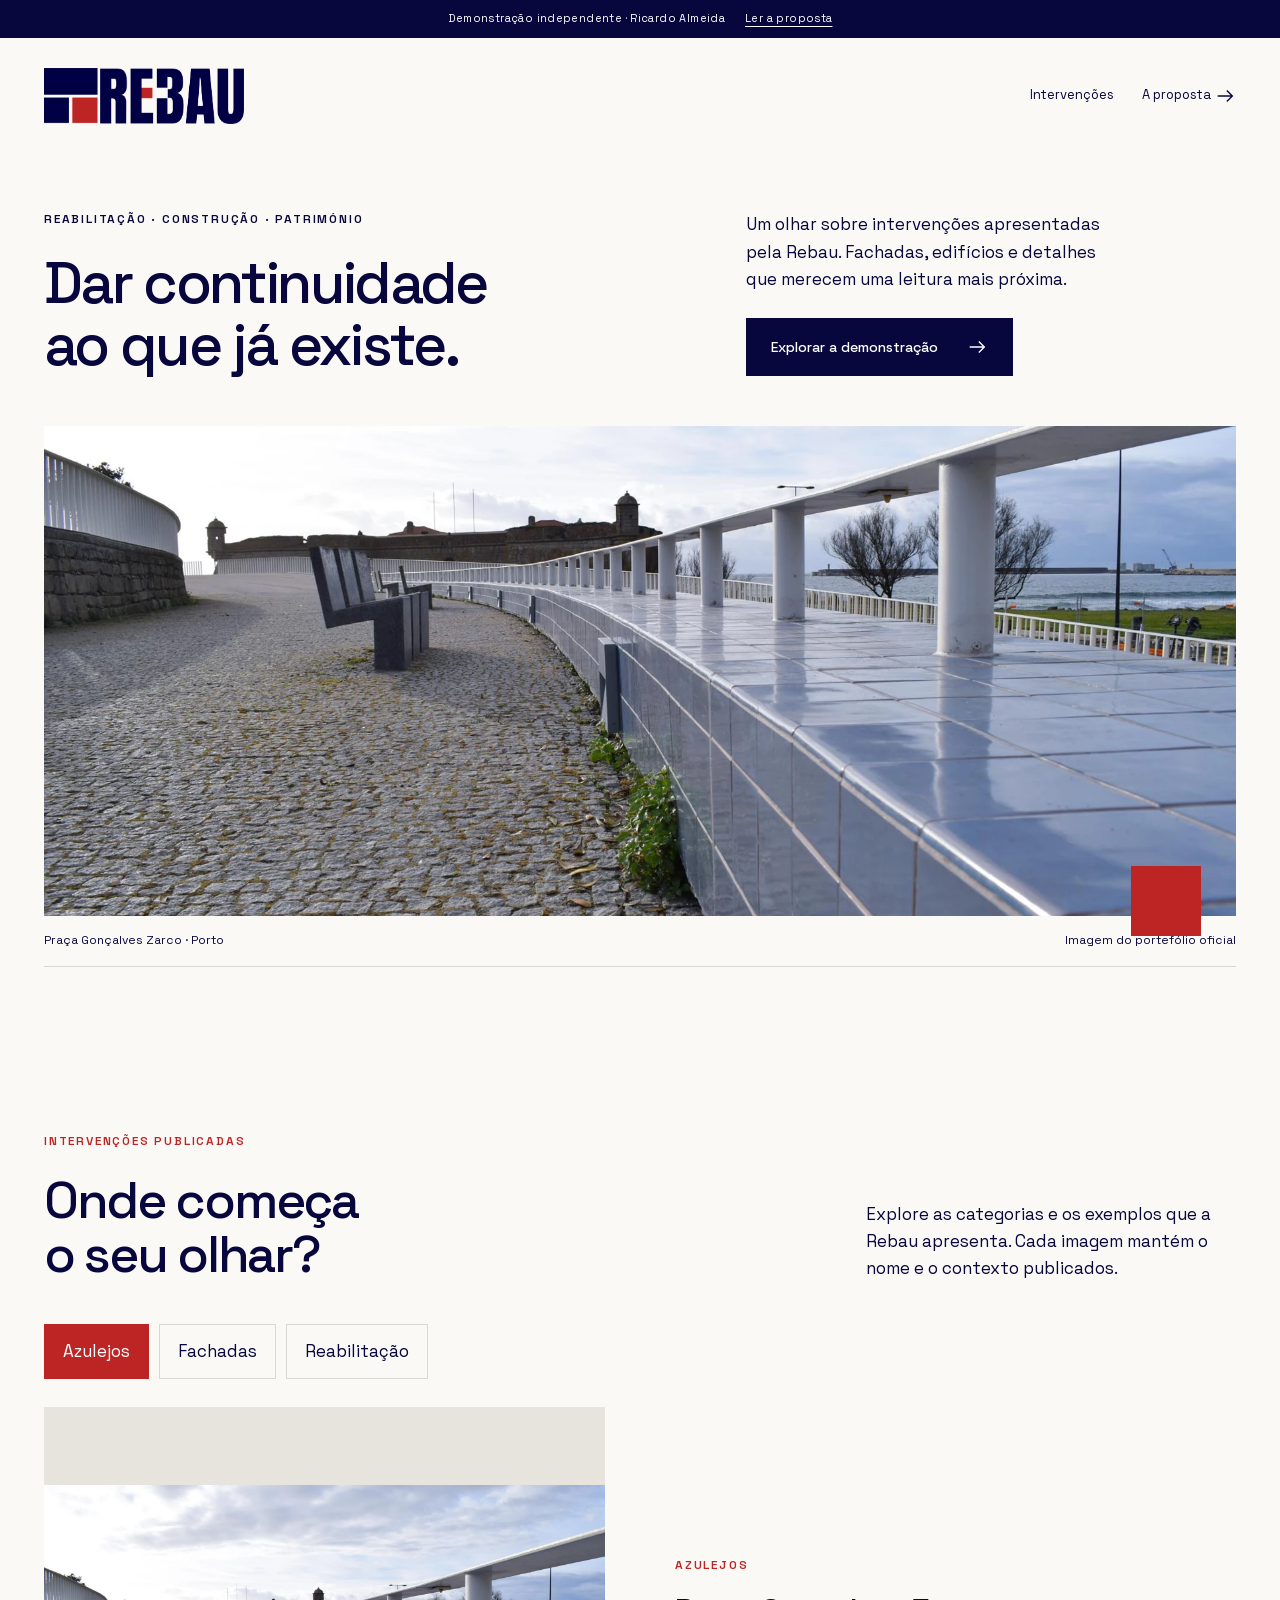
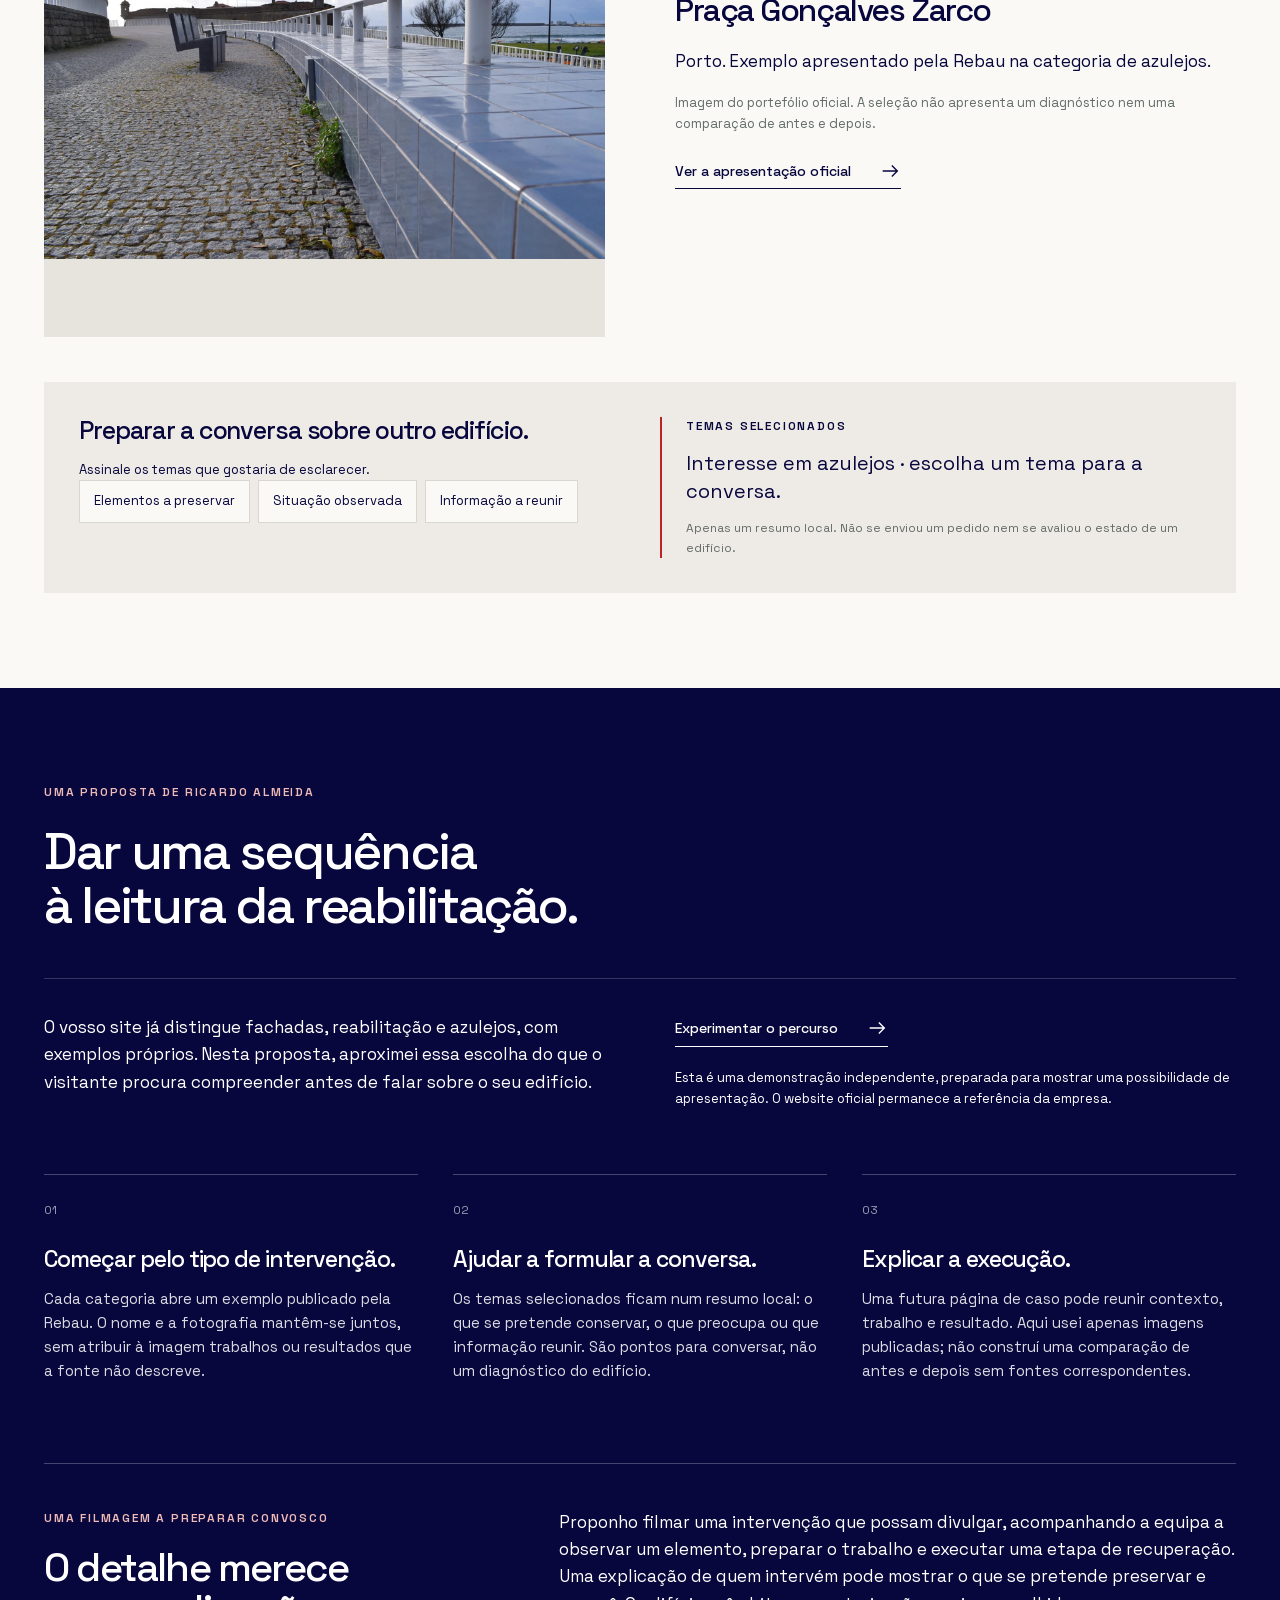
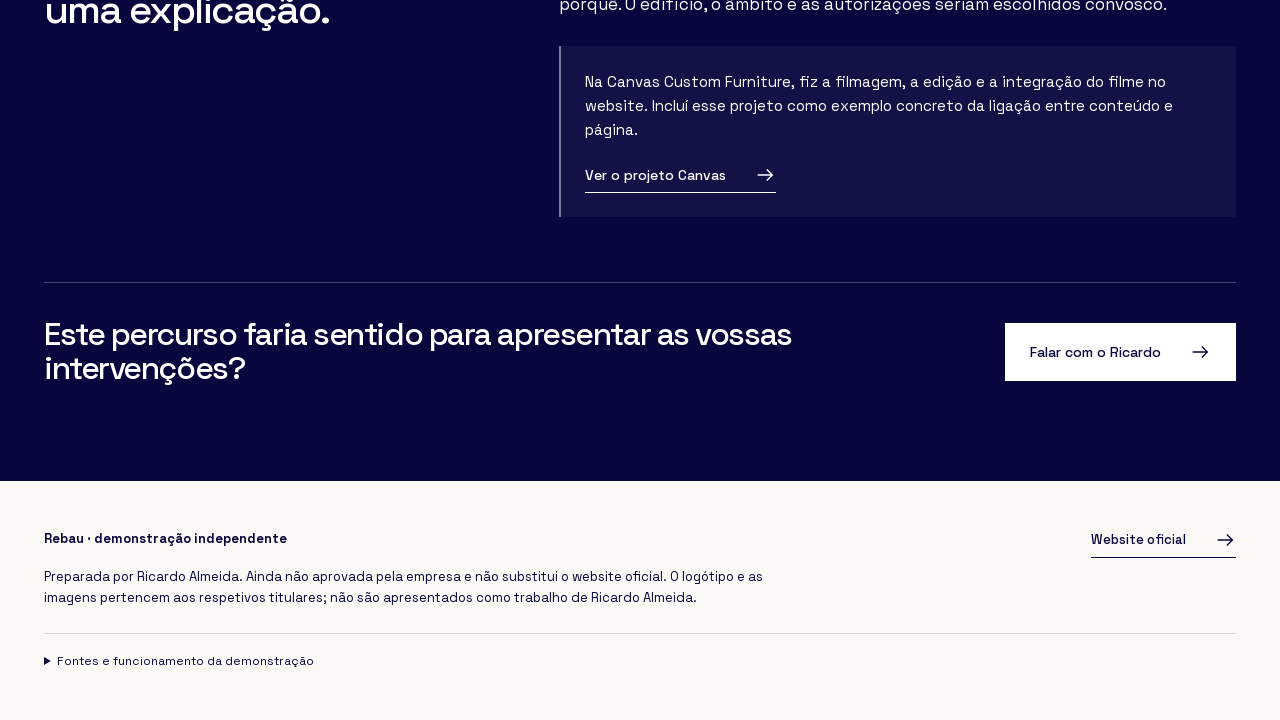
<file: index.html>
<!doctype html><html lang="pt-PT"><head><meta charset="utf-8"><meta name="viewport" content="width=device-width,initial-scale=1"><meta name="robots" content="noindex,nofollow"><meta name="description" content="Demonstração independente de Ricardo Almeida para Rebau. Percurso visual, explicação da proposta e ideia de filmagem."><title>Rebau · Proposta de Ricardo Almeida</title><link rel="stylesheet" href="style.css"><script src="app.js" defer></script></head><body class="rebau"><a class="skip" href="#conteudo">Saltar para o conteúdo</a><div class="demo"><span>Demonstração independente · Ricardo Almeida</span><a href="#proposta">Ler a proposta</a></div><header class="nav wrap"><a href="#" aria-label="Início da demonstração"><img src="assets/logo.png" alt="Rebau" class="logo" fetchpriority=high></a><nav aria-label="Navegação principal"><a href="#explorar">Intervenções</a><a href="#proposta">A proposta <svg class="arrow" viewBox="0 0 24 24" aria-hidden="true"><path d="M4 12h16m-6-6 6 6-6 6"/></svg></a></nav></header><main id="conteudo"><section class="hero wrap"><div class="hero-title"><div><p class="eyebrow">Reabilitação · Construção · Património</p><h1>Dar continuidade<br>ao que já existe.</h1></div><div class="intro"><p>Um olhar sobre intervenções apresentadas pela Rebau. Fachadas, edifícios e detalhes que merecem uma leitura mais próxima.</p><a class="button" href="#explorar">Explorar a demonstração<svg class="arrow" viewBox="0 0 24 24" aria-hidden="true"><path d="M4 12h16m-6-6 6 6-6 6"/></svg></a></div></div><div class="hero-media"><img src="assets/azulejos.webp" alt="Imagem de azulejos na Praça Gonçalves Zarco, publicada pela Rebau" class="" fetchpriority=high></div><div class="caption"><span>Praça Gonçalves Zarco · Porto</span><span>Imagem do portefólio oficial</span></div></section><section class="section wrap" id="explorar"><div class="section-head"><div><p class="eyebrow kicker">Intervenções publicadas</p><h2>Onde começa<br>o seu olhar?</h2></div><p>Explore as categorias e os exemplos que a Rebau apresenta. Cada imagem mantém o nome e o contexto publicados.</p></div>
<div class="tablist" role="group" aria-label="Tipo de intervenção"><button data-case="azulejos" aria-pressed="true">Azulejos</button><button data-case="fachadas" aria-pressed="false">Fachadas</button><button data-case="reabilitacao" aria-pressed="false">Reabilitação</button></div>
<div class="case"><div class="case-image"><img id="case-image" src="assets/azulejos.webp" alt="Praça Gonçalves Zarco, exemplo de azulejos publicado pela Rebau" loading="lazy"></div><div class="case-text"><p class="eyebrow kicker" id="case-category">Azulejos</p><h3 id="case-title">Praça Gonçalves Zarco</h3><p id="case-description">Porto. Exemplo apresentado pela Rebau na categoria de azulejos.</p><p class="small muted">Imagem do portefólio oficial. A seleção não apresenta um diagnóstico nem uma comparação de antes e depois.</p><a class="text-link" href="https://www.rebau.com/">Ver a apresentação oficial<svg class="arrow" viewBox="0 0 24 24" aria-hidden="true"><path d="M4 12h16m-6-6 6 6-6 6"/></svg></a></div></div>
<div class="local-tool"><div><h3>Preparar a conversa sobre outro edifício.</h3><p class="small">Assinale os temas que gostaria de esclarecer.</p><div class="choices" role="group" aria-label="Temas a esclarecer"><button class="choice" data-topic="Elementos a preservar" aria-pressed="false">Elementos a preservar</button><button class="choice" data-topic="Situação observada" aria-pressed="false">Situação observada</button><button class="choice" data-topic="Informação a reunir" aria-pressed="false">Informação a reunir</button></div></div><div class="summary"><p class="eyebrow">Temas selecionados</p><output id="summary" aria-live="polite">Interesse em azulejos · escolha um tema para a conversa.</output><p class="quiet">Apenas um resumo local. Não se enviou um pedido nem se avaliou o estado de um edifício.</p></div></div></section><noscript><p class="nojs wrap">As escolhas da demonstração utilizam JavaScript. As informações e a proposta continuam disponíveis nesta página.</p></noscript><section class="section proposal" id="proposta"><div class="wrap"><p class="eyebrow">Uma proposta de Ricardo Almeida</p><h2>Dar uma sequência<br>à leitura da reabilitação.</h2><div class="proposal-lead"><p>O vosso site já distingue fachadas, reabilitação e azulejos, com exemplos próprios. Nesta proposta, aproximei essa escolha do que o visitante procura compreender antes de falar sobre o seu edifício.</p><div><a class="text-link" href="#explorar">Experimentar o percurso<svg class="arrow" viewBox="0 0 24 24" aria-hidden="true"><path d="M4 12h16m-6-6 6 6-6 6"/></svg></a><p class="small" style="margin-top:20px">Esta é uma demonstração independente, preparada para mostrar uma possibilidade de apresentação. O website oficial permanece a referência da empresa.</p></div></div><div class="decisions"><article class="decision"><span>01</span><h3>Começar pelo tipo de intervenção.</h3><p>Cada categoria abre um exemplo publicado pela Rebau. O nome e a fotografia mantêm-se juntos, sem atribuir à imagem trabalhos ou resultados que a fonte não descreve.</p></article><article class="decision"><span>02</span><h3>Ajudar a formular a conversa.</h3><p>Os temas selecionados ficam num resumo local: o que se pretende conservar, o que preocupa ou que informação reunir. São pontos para conversar, não um diagnóstico do edifício.</p></article><article class="decision"><span>03</span><h3>Explicar a execução.</h3><p>Uma futura página de caso pode reunir contexto, trabalho e resultado. Aqui usei apenas imagens publicadas; não construí uma comparação de antes e depois sem fontes correspondentes.</p></article></div><div class="film"><div><p class="eyebrow">Uma filmagem a preparar convosco</p><h3>O detalhe merece<br>uma explicação.</h3></div><div><p>Proponho filmar uma intervenção que possam divulgar, acompanhando a equipa a observar um elemento, preparar o trabalho e executar uma etapa de recuperação. Uma explicação de quem intervém pode mostrar o que se pretende preservar e porquê. O edifício, o âmbito e as autorizações seriam escolhidos convosco.</p><div class="canvas-note"><p>Na Canvas Custom Furniture, fiz a filmagem, a edição e a integração do filme no website. Incluí esse projeto como exemplo concreto da ligação entre conteúdo e página.</p><a class="text-link" href="https://ricardoalmeidamedia.com/work/canvas-custom-furniture">Ver o projeto Canvas<svg class="arrow" viewBox="0 0 24 24" aria-hidden="true"><path d="M4 12h16m-6-6 6 6-6 6"/></svg></a></div></div></div><div class="proposal-cta"><h3>Este percurso faria sentido para apresentar as vossas intervenções?</h3><a class="button" href="https://wa.me/351918989790">Falar com o Ricardo<svg class="arrow" viewBox="0 0 24 24" aria-hidden="true"><path d="M4 12h16m-6-6 6 6-6 6"/></svg></a></div></div></section></main><footer class="footer wrap"><div class="footer-top"><div><p><strong>Rebau · demonstração independente</strong></p><p>Preparada por Ricardo Almeida. Ainda não aprovada pela empresa e não substitui o website oficial. O logótipo e as imagens pertencem aos respetivos titulares; não são apresentados como trabalho de Ricardo Almeida.</p></div><a class="text-link" href="https://www.rebau.com/">Website oficial<svg class="arrow" viewBox="0 0 24 24" aria-hidden="true"><path d="M4 12h16m-6-6 6 6-6 6"/></svg></a></div><details><summary>Fontes e funcionamento da demonstração</summary><p>Fontes públicas oficiais consultadas em 25 de outubro de 2026. <a href="fontes.html">Consultar fontes dos ficheiros e informações</a>.</p><p>As escolhas são temporárias e locais. Não se recolhem contactos, não há pedidos enviados, análise de visitas ou ligação a um sistema comercial. A filmagem descrita é uma proposta futura.</p></details></footer></body></html>
</file>
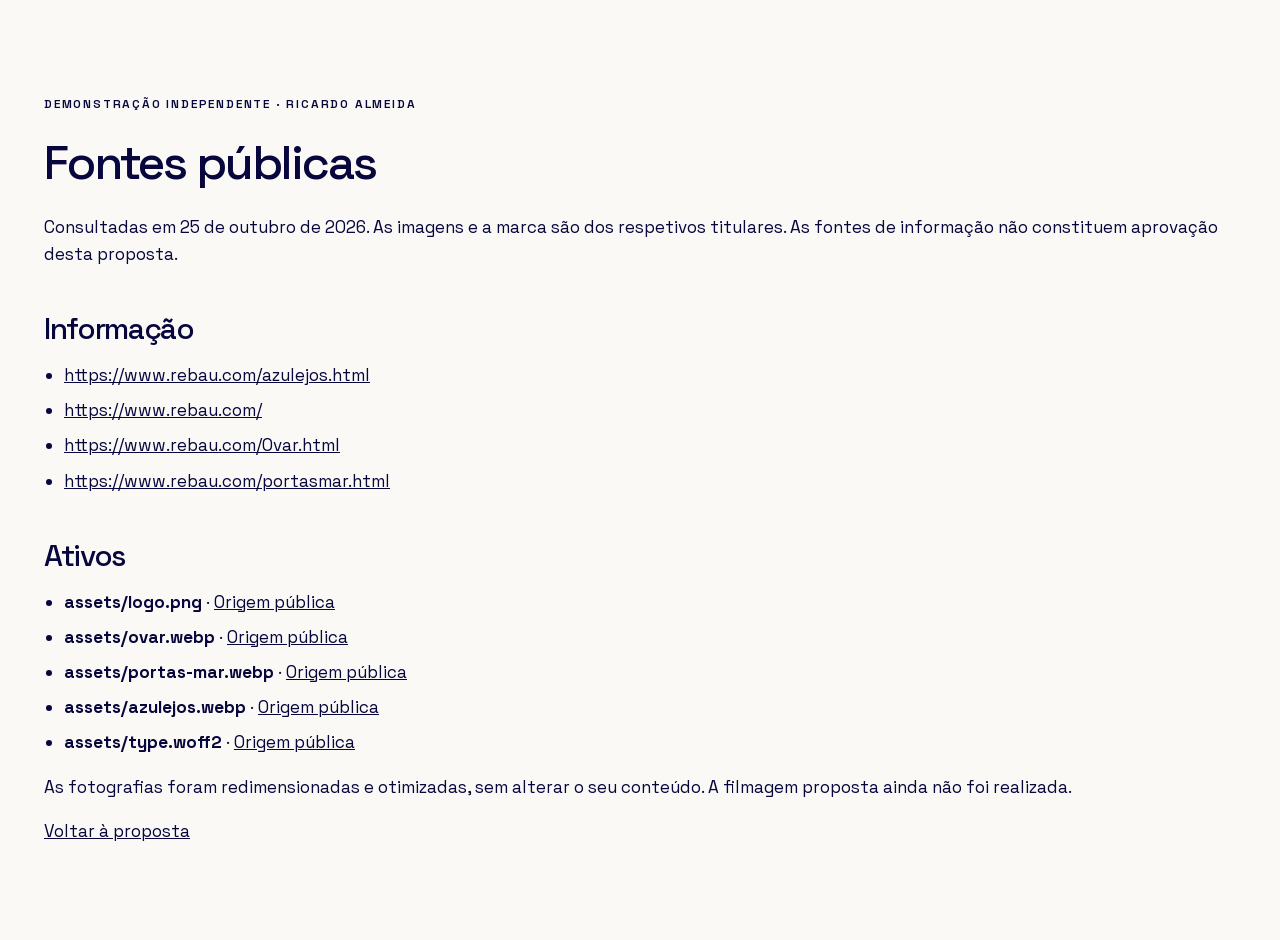
<file: fontes.html>
<!doctype html><html lang="pt-PT"><head><meta charset="utf-8"><meta name="viewport" content="width=device-width,initial-scale=1"><meta name="robots" content="noindex,nofollow"><title>Fontes · Rebau</title><link rel="stylesheet" href="style.css"></head><body class="rebau"><main class="wrap section"><p class="eyebrow">Demonstração independente · Ricardo Almeida</p><h1 style="font-size:48px;margin:25px 0">Fontes públicas</h1><p>Consultadas em 25 de outubro de 2026. As imagens e a marca são dos respetivos titulares. As fontes de informação não constituem aprovação desta proposta.</p><h2 style="font-size:30px;margin-top:45px">Informação</h2><ul><li><a href="https://www.rebau.com/azulejos.html">https://www.rebau.com/azulejos.html</a></li><li><a href="https://www.rebau.com/">https://www.rebau.com/</a></li><li><a href="https://www.rebau.com/Ovar.html">https://www.rebau.com/Ovar.html</a></li><li><a href="https://www.rebau.com/portasmar.html">https://www.rebau.com/portasmar.html</a></li></ul><h2 style="font-size:30px;margin-top:45px">Ativos</h2><ul><li><strong>assets/logo.png</strong> · <a href="https://www.rebau.com/img/logo horizontal.png">Origem pública</a></li><li><strong>assets/ovar.webp</strong> · <a href="https://www.rebau.com/img/portfolio/Ovar/6.jpg">Origem pública</a></li><li><strong>assets/portas-mar.webp</strong> · <a href="https://www.rebau.com/img/portfolio/Portas do Mar/5.jpg">Origem pública</a></li><li><strong>assets/azulejos.webp</strong> · <a href="https://www.rebau.com/img/portfolio/Foz/2 depois.jpeg">Origem pública</a></li><li><strong>assets/type.woff2</strong> · <a href="https://fonts.gstatic.com/s/spacegrotesk/v22/V8mDoQDjQSkFtoMM3T6r8E7mPbF4C_k3HqU.woff2">Origem pública</a></li></ul><p>As fotografias foram redimensionadas e otimizadas, sem alterar o seu conteúdo. A filmagem proposta ainda não foi realizada.</p><p><a href="index.html#proposta">Voltar à proposta</a></p></main></body></html>
</file>
<file: style.css>
@font-face{font-family:Brand;src:url(assets/type.woff2) format("woff2");font-weight:100 900;font-display:swap}
:root{--ink:#17221a;--accent:#287f3a;--paper:#f6f6f0;--soft:#e9ede5;--line:#d3d8ce;--white:#fff;--font:Brand,Arial,sans-serif}
*{box-sizing:border-box}html{scroll-behavior:smooth;scroll-padding-top:24px}body{margin:0;background:var(--paper);color:var(--ink);font:400 17px/1.6 var(--font)}a{color:inherit;overflow-wrap:anywhere}button,select{font:inherit}button,a,select{-webkit-tap-highlight-color:transparent}button{cursor:pointer}button:focus-visible,a:focus-visible,select:focus-visible{outline:3px solid var(--accent);outline-offset:5px}img{display:block;max-width:100%;height:auto}h1,h2,h3,p{margin:0}h1,h2,h3{line-height:1.06;font-weight:500;letter-spacing:-.045em}h1{font-size:clamp(43px,5.7vw,88px)}h2{font-size:clamp(33px,4vw,58px)}h3{font-size:clamp(25px,2.5vw,35px)}p+p{margin-top:17px}.wrap{width:min(1240px,calc(100% - 88px));margin-inline:auto}.eyebrow{text-transform:uppercase;letter-spacing:.15em;font-size:12px;font-weight:600;line-height:1.5}.eyebrow+h1,.eyebrow+h2,.eyebrow+h3{margin-top:24px}.small{font-size:13px;line-height:1.65}.muted{color:#636d68}.demo{background:var(--ink);color:white;padding:10px 24px;display:flex;gap:20px;justify-content:center;align-items:center;font-size:11px;letter-spacing:.035em}.demo a{text-underline-offset:4px}.skip{position:absolute;left:16px;top:-80px;z-index:100}.skip:focus{top:12px;background:white;padding:15px}.nav{display:flex;align-items:center;justify-content:space-between;gap:20px;padding-top:30px;padding-bottom:30px}.logo{width:225px;height:52px;object-fit:contain;object-position:left}.nav nav{display:flex;gap:28px;font-size:13px}.nav nav a{text-decoration:none}.nav nav a:hover{text-decoration:underline;text-underline-offset:5px}.arrow{width:22px;height:22px;fill:none;stroke:currentColor;stroke-width:1.5;vertical-align:middle;flex-shrink:0}.button,.text-link{display:inline-flex;gap:28px;align-items:center;justify-content:space-between;text-decoration:none;font-size:14px;font-weight:500}.button{background:var(--ink);color:white;padding:17px 24px;border:1px solid var(--ink)}.button:hover{background:var(--accent);border-color:var(--accent)}.text-link{border-bottom:1px solid currentColor;padding-bottom:6px}.hero{padding:56px 0 70px}.hero-title{display:grid;grid-template-columns:1.5fr 1fr;gap:65px;align-items:end;margin-bottom:50px}.hero-title .intro{max-width:370px}.intro p{margin-bottom:25px}.hero-media{position:relative}.hero-media img{width:100%;height:510px;object-fit:cover}.caption{display:flex;justify-content:space-between;gap:20px;padding:15px 0;border-bottom:1px solid var(--line);font-size:12px}.section{padding:95px 0}.section-head{display:flex;justify-content:space-between;gap:60px;align-items:end;margin-bottom:42px}.section-head>p{max-width:370px}.kicker{color:var(--accent)}.section+.section{border-top:1px solid var(--line)}.tablist{display:flex;gap:10px;flex-wrap:wrap;margin:28px 0}.tablist button,.choice{border:1px solid var(--line);background:transparent;color:var(--ink);padding:13px 18px;text-align:left}.tablist button[aria-pressed=true],.choice[aria-pressed=true]{background:var(--ink);color:white;border-color:var(--ink)}.tablist button:hover,.choice:hover{border-color:var(--accent)}.case{display:grid;grid-template-columns:1.4fr 1fr;gap:48px;align-items:stretch}.case-image{position:relative;min-width:0}.case-image img{width:100%;height:470px;object-fit:cover}.case-text{padding:25px 0;display:flex;flex-direction:column;justify-content:center}.case-text h3{margin:20px 0}.case-text .text-link{align-self:flex-start;margin-top:25px}.pill{display:inline-flex;border:1px solid var(--line);font-size:11px;letter-spacing:.05em;text-transform:uppercase;padding:6px 10px;align-self:flex-start}.project-details{margin:24px 0;display:grid;grid-template-columns:1fr 1fr;gap:15px;font-size:13px}.project-details div{border-top:1px solid var(--line);padding-top:13px}.project-details strong{display:block;font-size:23px;letter-spacing:-.03em;font-weight:500}.local-tool{margin-top:45px;background:var(--soft);padding:35px;display:grid;grid-template-columns:1fr 1fr;gap:40px}.local-tool h3{font-size:25px;margin-bottom:15px}.choices{display:flex;gap:8px;flex-wrap:wrap}.choice{background:var(--paper);font-size:13px;padding:10px 14px}.summary{border-left:2px solid var(--accent);padding-left:24px;display:flex;flex-direction:column;gap:14px}.summary p{margin:0}.summary output{font-size:20px;line-height:1.4;display:block;overflow-wrap:anywhere}.quiet{font-size:12px;color:#646b68}.photo-pair{display:grid;grid-template-columns:1fr 1fr;gap:24px}.photo-pair img{width:100%;height:370px;object-fit:cover}.proposal{background:var(--ink);color:white}.proposal .eyebrow{color:#b9d5bf}.proposal .wrap>h2{max-width:760px;margin-bottom:35px}.proposal-lead{display:grid;grid-template-columns:1fr 1fr;gap:70px;margin-top:45px;padding-top:35px;border-top:1px solid #ffffff30}.proposal-lead p{max-width:650px}.decisions{display:grid;grid-template-columns:repeat(3,1fr);gap:35px;margin-top:65px}.decision{border-top:1px solid #ffffff40;padding-top:20px}.decision span{font-size:12px;opacity:.6}.decision h3{font-size:25px;margin:24px 0 16px}.decision p{font-size:15px;opacity:.85}.film{margin-top:80px;display:grid;grid-template-columns:.9fr 1.4fr;gap:80px;padding-top:45px;border-top:1px solid #ffffff40}.film h3{font-size:40px;margin-top:20px}.film .text-link{margin-top:22px}.canvas-note{background:#ffffff0c;padding:24px;border-left:2px solid #ffffff70;margin-top:28px;font-size:15px}.proposal-cta{display:flex;align-items:center;justify-content:space-between;gap:45px;margin-top:65px;padding-top:35px;border-top:1px solid #ffffff40}.proposal-cta h3{max-width:760px;font-size:32px}.proposal-cta .button{background:white;color:var(--ink);border-color:white;white-space:nowrap}.footer{padding:48px 0}.footer-top{display:flex;justify-content:space-between;gap:50px}.footer p{font-size:13px;max-width:760px}.footer details{border-top:1px solid var(--line);margin-top:25px;padding-top:18px;font-size:12px}.footer summary{cursor:pointer}.footer details p{margin-top:15px;font-size:12px}.footer .text-link{font-size:13px;white-space:nowrap;align-self:flex-start}select{width:100%;padding:13px;background:var(--paper);color:var(--ink);border:1px solid var(--line);margin-top:10px}label{display:block;font-size:14px}ul{padding-left:20px}li+li{margin-top:8px}.nojs{padding:20px;background:var(--soft)}
body.palhares .nav{background:var(--ink);color:white;width:100%;padding-inline:max(44px,calc((100vw - 1240px)/2))}.palhares .hero-media img{object-position:50% 45%}.palhares .case-text h3{font-size:44px}.palhares .hero h1{font-weight:400}.palhares .hero-media:before{content:"";position:absolute;left:0;top:0;width:8px;height:100%;background:#39b54a}.palhares .tablist{border-bottom:1px solid var(--line);gap:0}.palhares .tablist button{flex:1;border:0;border-bottom:3px solid transparent;padding:20px}.palhares .tablist button[aria-pressed=true]{background:transparent;color:var(--ink);border-bottom-color:var(--accent)}
body.atlantinivel{--ink:#062252;--accent:#245eb4;--paper:#f4f6f8;--soft:#e5ebf4;--line:#ccd5e0}.atlantinivel .hero{background:var(--ink);color:white;padding-top:70px}.atlantinivel .hero-title{grid-template-columns:1.1fr 1fr;align-items:center}.atlantinivel .hero-title img{height:500px;width:100%;object-fit:cover}.atlantinivel .hero .intro{max-width:490px;margin-top:30px}.atlantinivel .hero .button{background:white;color:var(--ink);border-color:white}.atlantinivel .hero .eyebrow{color:#b8cae4}.atlantinivel .hero-title{margin-bottom:0}.atlantinivel .case-image img{height:500px}.atlantinivel .proposal .eyebrow{color:#b5c9e6}.atlantinivel .metricbar{display:grid;grid-template-columns:repeat(3,1fr);gap:25px;border-top:1px solid #ffffff50;padding-top:30px;margin-top:40px}.metricbar strong{font-size:31px;line-height:1.2;font-weight:500;display:block}.metricbar span{font-size:12px}.atlantinivel .local-tool{grid-template-columns:1fr 1.2fr}.stage-list{margin-top:20px}
body.rebau{--ink:#07063d;--accent:#bd2525;--paper:#faf9f6;--soft:#eeeae5;--line:#d9d7d2}.rebau .logo{width:200px;height:56px;object-fit:contain;object-position:left}.rebau .hero-title{grid-template-columns:1.3fr 1fr}.rebau .hero h1{font-weight:500;font-size:clamp(43px,4.6vw,76px)}.rebau .hero-media img{height:490px;object-position:center}.rebau .hero-media:after{content:"";position:absolute;width:70px;height:70px;background:var(--accent);bottom:-20px;right:35px}.rebau .kicker{color:var(--accent)}.rebau .case{grid-template-columns:1fr 1fr;gap:70px}.rebau .case-image{background:#e7e4dd}.rebau .case-image img{height:530px;object-fit:contain}.rebau .proposal .eyebrow{color:#efbbb6}.rebau .tablist button[aria-pressed=true]{background:var(--accent);border-color:var(--accent)}.rebau .proposal h2{max-width:800px}.rebau .decision h3{font-size:23px}
body.termoave{--ink:#14383c;--accent:#297d88;--paper:#f4f9f8;--soft:#e1eeec;--line:#c7d9d7;--font:Arial,Helvetica,sans-serif}.termoave .logo{width:270px}.termoave .hero-title{grid-template-columns:1fr 1.05fr;align-items:center}.termoave .hero h1{font-size:clamp(56px,7.2vw,105px);letter-spacing:-.06em}.termoave .hero-title .intro{margin-top:30px}.technical-photos{display:grid;grid-template-columns:1fr 1fr;gap:12px;align-items:end}.technical-photos img{width:100%;object-fit:cover;height:390px}.technical-photos img+img{height:290px}.termoave .hero-title{margin-bottom:20px}.termoave .units{display:grid;grid-template-columns:repeat(3,1fr);gap:18px}.unit{border-top:2px solid var(--accent);padding-top:20px}.unit span{font-size:12px}.unit h3{margin:20px 0;font-size:28px}.unit p{font-size:15px}.process{display:grid;grid-template-columns:1fr 1.6fr;gap:50px;margin-top:35px}.process-nav{display:flex;flex-direction:column;gap:0}.process-nav button{text-align:left;border:0;border-bottom:1px solid var(--line);padding:18px 10px;background:none;color:var(--ink);display:flex;gap:20px;align-items:center;font-size:20px}.process-nav button[aria-pressed=true]{background:var(--ink);color:white}.process-nav button span{font-size:11px;opacity:.7}.process-panel{background:white;padding:35px}.process-panel h3{margin:20px 0}.process-panel ul{margin-top:24px}.termoave .proposal .eyebrow{color:#b1d5d2}.termoave .proposal h2{max-width:750px}
@media(max-width:900px){.wrap{width:calc(100% - 48px)}.nav nav{gap:16px}.hero-title{gap:35px}.hero-media img{height:420px}.section{padding:75px 0}.case{gap:30px}.proposal-lead,.film{gap:35px}.local-tool{padding:25px;gap:25px}.decisions{gap:22px}.atlantinivel .hero-title img{height:400px}.technical-photos img{height:310px}.technical-photos img+img{height:250px}.proposal-cta{flex-direction:column;align-items:flex-start}.process{gap:25px}.logo{width:200px}.termoave .logo{width:230px}}
@media(max-width:650px){body{font-size:16px}.wrap{width:calc(100% - 40px)}.demo{justify-content:space-between;padding:10px 20px;font-size:10px;gap:12px}.demo span{max-width:220px}.demo a{white-space:nowrap}.nav{padding:21px 0;align-items:center}.logo{width:180px;height:38px}.nav nav a:not(:last-child){display:none}.nav nav{font-size:12px}.palhares .nav{padding-inline:20px}.hero{padding:38px 0 42px}.hero-title,.atlantinivel .hero-title,.rebau .hero-title,.termoave .hero-title{grid-template-columns:1fr;gap:30px;margin-bottom:30px}.hero-title .intro{max-width:none}.hero-media img,.rebau .hero-media img{height:330px}.hero h1{font-size:46px;line-height:1.05}.eyebrow+h1,.eyebrow+h2{margin-top:17px}.section{padding:60px 0}.section-head{display:block;margin-bottom:25px}.section-head>p{margin-top:22px;max-width:none}.caption{font-size:11px;gap:20px}.caption span{max-width:60%}.tablist{gap:7px}.tablist button{font-size:13px;padding:12px}.case,.rebau .case{grid-template-columns:1fr;gap:10px}.case-image img,.atlantinivel .case-image img{height:310px}.case-text{padding:20px 0}.case-text h3,.palhares .case-text h3{font-size:34px;margin-top:15px}.local-tool,.atlantinivel .local-tool{grid-template-columns:1fr;padding:23px;gap:28px;margin-top:28px}.summary{padding-left:17px}.summary output{font-size:18px}.proposal-lead{grid-template-columns:1fr;gap:22px;margin-top:30px}.decisions{grid-template-columns:1fr;gap:32px;margin-top:45px}.decision h3{margin-top:16px}.decision p{font-size:15px}.film{grid-template-columns:1fr;gap:25px;margin-top:55px}.film h3{font-size:34px}.proposal-cta{margin-top:45px}.proposal-cta h3{font-size:28px}.footer-top{flex-direction:column;gap:25px}.footer{padding:35px 0}.palhares .tablist{flex-direction:column}.palhares .tablist button{text-align:left;padding:15px 10px}.atlantinivel .hero{padding-top:45px}.atlantinivel .hero-title img{height:310px}.metricbar strong{font-size:23px}.metricbar span{font-size:11px}.atlantinivel .metricbar{gap:15px;margin-top:25px}.rebau .logo{width:170px;height:48px}.rebau .hero-media:after{height:44px;width:44px;right:15px;bottom:-13px}.rebau .case-image img{height:400px}.termoave .logo{width:210px}.termoave .hero h1{font-size:66px}.technical-photos{grid-template-columns:1fr}.technical-photos img{height:auto;object-fit:contain}.technical-photos img+img{height:180px;object-fit:cover}.termoave .units{grid-template-columns:1fr;gap:30px}.process{grid-template-columns:1fr;gap:22px}.process-nav button{font-size:18px}.process-panel{padding:24px}.photo-pair{grid-template-columns:1fr}.photo-pair img{height:300px}.canvas-note{padding:20px}.button{padding:15px 20px}.proposal .wrap>h2{margin-bottom:25px}}
@media(prefers-reduced-motion:reduce){html{scroll-behavior:auto}*{transition:none!important}}
</file>
